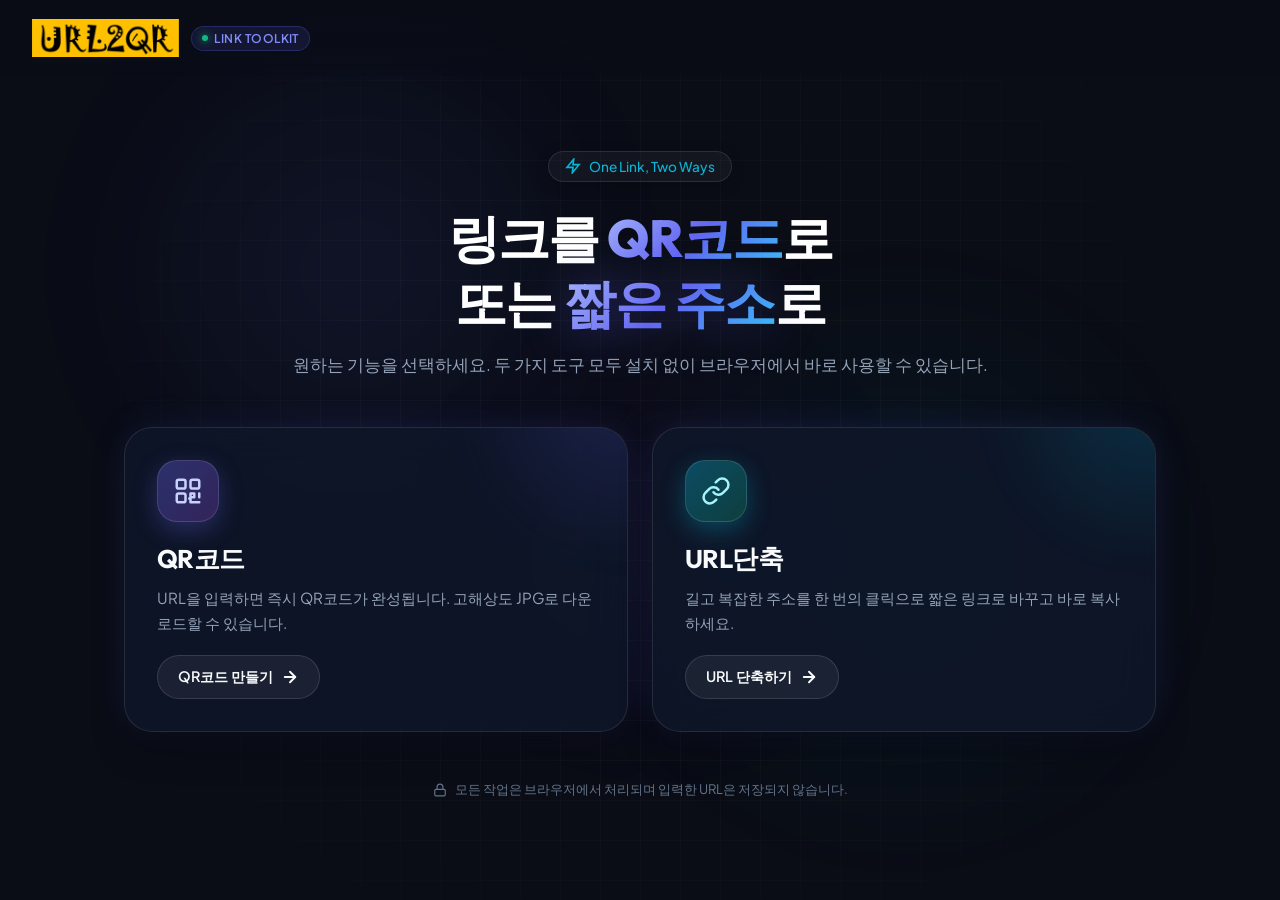
<file: index.html>
<!DOCTYPE html>
<html lang="ko">
<head>
    <meta charset="UTF-8">
    <meta name="viewport" content="width=device-width, initial-scale=1.0">
    <title>QR &amp; Shorten Studio - QR코드 생성 · URL 단축</title>
    <meta name="description" content="URL을 QR코드로 만들거나, 긴 주소를 짧은 링크로 단축하세요.">
    <link rel="preconnect" href="https://fonts.googleapis.com">
    <link rel="preconnect" href="https://fonts.gstatic.com" crossorigin>
    <link href="https://fonts.googleapis.com/css2?family=Outfit:wght@300;400;500;600;700;800&family=Plus+Jakarta+Sans:wght@400;500;600;700&display=swap" rel="stylesheet">
    <link rel="stylesheet" href="css/landing.css">
</head>
<body>
    <div class="ambient-glow orb-1" aria-hidden="true"></div>
    <div class="ambient-glow orb-2" aria-hidden="true"></div>
    <div class="ambient-glow orb-3" aria-hidden="true"></div>
    <div class="bg-grid-pattern" aria-hidden="true"></div>

    <header class="app-header">
        <div class="logo-wrapper">
            <img src="img/logo.png" alt="QR &amp; Shorten Studio Logo" class="brand-logo" onerror="this.style.display='none';">
            <div class="brand-badge">
                <span class="badge-dot"></span>
                <span>Link Toolkit</span>
            </div>
        </div>
    </header>

    <main class="landing-container">
        <section class="hero-intro">
            <div class="hero-pill">
                <svg width="16" height="16" viewBox="0 0 24 24" fill="none" stroke="currentColor" stroke-width="2.5">
                    <polygon points="13 2 3 14 12 14 11 22 21 10 12 10 13 2"></polygon>
                </svg>
                <span>One Link, Two Ways</span>
            </div>
            <h1 class="hero-title">
                링크를 <span class="gradient-text">QR코드</span>로<br>
                또는 <span class="gradient-text glow">짧은 주소</span>로
            </h1>
            <p class="hero-desc">
                원하는 기능을 선택하세요. 두 가지 도구 모두 설치 없이 브라우저에서 바로 사용할 수 있습니다.
            </p>
        </section>

        <section class="feature-grid" aria-label="기능 선택">
            <a class="feature-card" href="url2qr/index.html" id="cardQr">
                <div class="feature-glow" aria-hidden="true"></div>
                <div class="feature-icon icon-qr">
                    <svg width="30" height="30" viewBox="0 0 24 24" fill="none" stroke="currentColor" stroke-width="2" stroke-linecap="round" stroke-linejoin="round">
                        <rect x="3" y="3" width="7" height="7" rx="1.5"></rect>
                        <rect x="14" y="3" width="7" height="7" rx="1.5"></rect>
                        <rect x="3" y="14" width="7" height="7" rx="1.5"></rect>
                        <path d="M14 14h3v3h-3z"></path>
                        <path d="M21 14v3M21 21h-3M17 21h-3v-3M14 18h-1"></path>
                    </svg>
                </div>
                <div class="feature-body">
                    <h2 class="feature-title">QR코드</h2>
                    <p class="feature-desc">
                        URL을 입력하면 즉시 QR코드가 완성됩니다. 고해상도 JPG로 다운로드할 수 있습니다.
                    </p>
                </div>
                <span class="feature-cta">
                    <span>QR코드 만들기</span>
                    <svg width="18" height="18" viewBox="0 0 24 24" fill="none" stroke="currentColor" stroke-width="2.5" stroke-linecap="round" stroke-linejoin="round">
                        <line x1="5" y1="12" x2="19" y2="12"></line>
                        <polyline points="12 5 19 12 12 19"></polyline>
                    </svg>
                </span>
            </a>

            <a class="feature-card" href="urlShort/index.html" id="cardShort">
                <div class="feature-glow" aria-hidden="true"></div>
                <div class="feature-icon icon-short">
                    <svg width="30" height="30" viewBox="0 0 24 24" fill="none" stroke="currentColor" stroke-width="2" stroke-linecap="round" stroke-linejoin="round">
                        <path d="M10 13a5 5 0 0 0 7.54.54l3-3a5 5 0 0 0-7.07-7.07l-1.72 1.71"></path>
                        <path d="M14 11a5 5 0 0 0-7.54-.54l-3 3a5 5 0 0 0 7.07 7.07l1.71-1.71"></path>
                    </svg>
                </div>
                <div class="feature-body">
                    <h2 class="feature-title">URL단축</h2>
                    <p class="feature-desc">
                        길고 복잡한 주소를 한 번의 클릭으로 짧은 링크로 바꾸고 바로 복사하세요.
                    </p>
                </div>
                <span class="feature-cta">
                    <span>URL 단축하기</span>
                    <svg width="18" height="18" viewBox="0 0 24 24" fill="none" stroke="currentColor" stroke-width="2.5" stroke-linecap="round" stroke-linejoin="round">
                        <line x1="5" y1="12" x2="19" y2="12"></line>
                        <polyline points="12 5 19 12 12 19"></polyline>
                    </svg>
                </span>
            </a>
        </section>

        <p class="landing-footnote">
            <svg width="14" height="14" viewBox="0 0 24 24" fill="none" stroke="currentColor" stroke-width="2" stroke-linecap="round" stroke-linejoin="round">
                <rect x="3" y="11" width="18" height="11" rx="2" ry="2"></rect>
                <path d="M7 11V7a5 5 0 0 1 10 0v4"></path>
            </svg>
            <span>모든 작업은 브라우저에서 처리되며 입력한 URL은 저장되지 않습니다.</span>
        </p>
    </main>
</body>
</html>
</file>
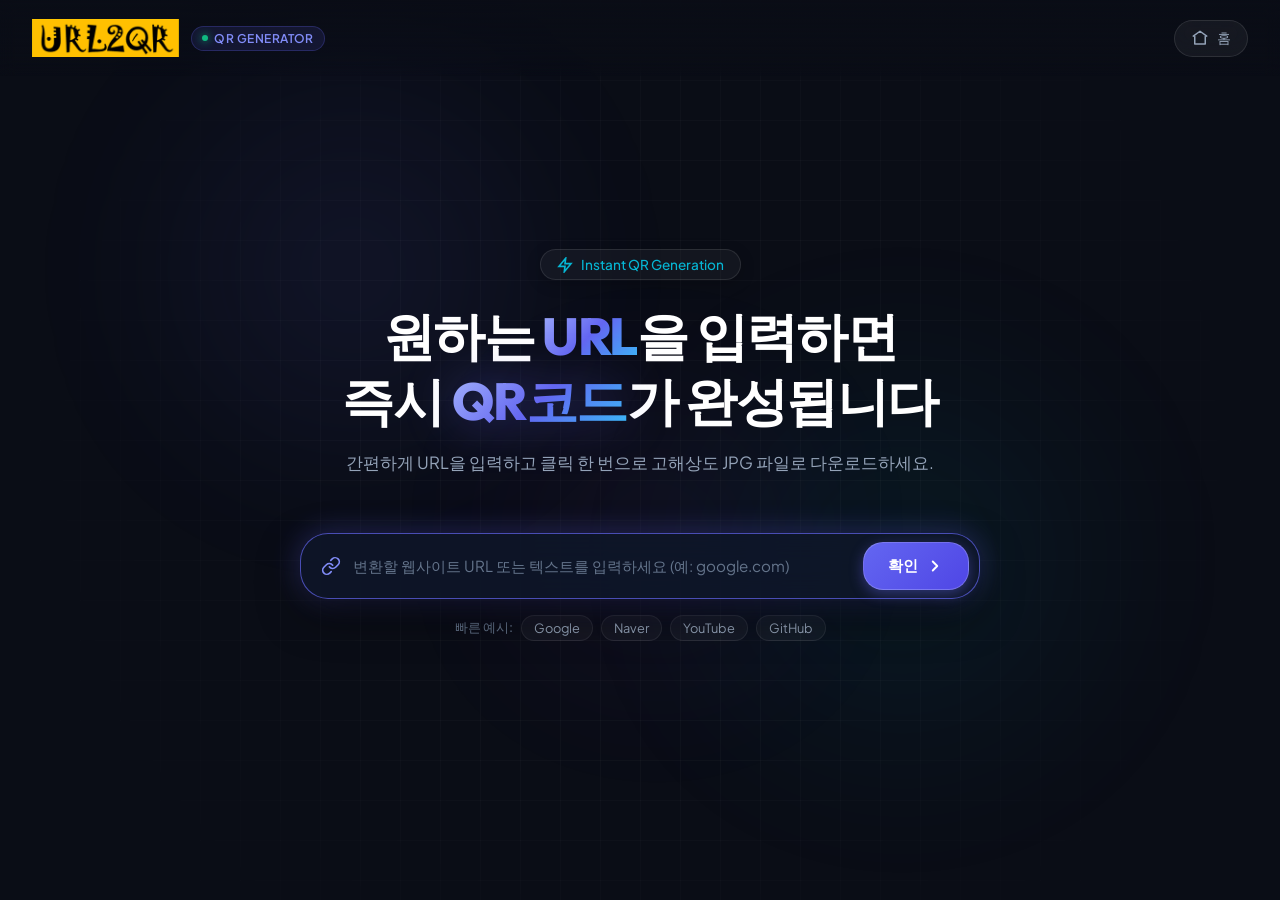
<file: url2qr/index.html>
<!DOCTYPE html>
<html lang="ko">
<head>
    <meta charset="UTF-8">
    <meta name="viewport" content="width=device-width, initial-scale=1.0">
    <title>QR Code Studio - 간편한 QR코드 생성기</title>
    <meta name="description" content="URL을 입력하여 고화질 QR코드를 즉시 생성하고 JPG로 다운로드하세요.">
    <!-- Google Fonts -->
    <link rel="preconnect" href="https://fonts.googleapis.com">
    <link rel="preconnect" href="https://fonts.gstatic.com" crossorigin>
    <link href="https://fonts.googleapis.com/css2?family=Outfit:wght@300;400;500;600;700;800&family=Plus+Jakarta+Sans:wght@400;500;600;700&display=swap" rel="stylesheet">
    <link rel="stylesheet" href="css/style.css">
</head>
<body class="state-initial">
    <!-- Ambient Background Lighting -->
    <div class="ambient-glow orb-1" aria-hidden="true"></div>
    <div class="ambient-glow orb-2" aria-hidden="true"></div>
    <div class="ambient-glow orb-3" aria-hidden="true"></div>
    <div class="bg-grid-pattern" aria-hidden="true"></div>

    <!-- Top-Left Header with Logo -->
    <header class="app-header">
        <div class="logo-wrapper" id="logoWrapper" title="QR Code Studio">
            <img src="img/logo.png" alt="QR Code Studio Logo" class="brand-logo" id="brandLogo" onerror="this.onerror=null; this.src='logo.png';">
            <div class="brand-badge">
                <span class="badge-dot"></span>
                <span>QR Generator</span>
            </div>
        </div>
        <div class="header-actions">
            <a class="btn-icon" href="../index.html" title="홈으로 이동">
                <svg width="18" height="18" viewBox="0 0 24 24" fill="none" stroke="currentColor" stroke-width="2" stroke-linecap="round" stroke-linejoin="round">
                    <path d="M3 9.5 12 3l9 6.5"></path>
                    <path d="M5 10v10h14V10"></path>
                </svg>
                <span>홈</span>
            </a>
            <button type="button" class="btn-icon" id="btnReset" title="새로 만들기" style="display: none;">
                <svg width="18" height="18" viewBox="0 0 24 24" fill="none" stroke="currentColor" stroke-width="2" stroke-linecap="round" stroke-linejoin="round">
                    <path d="M3 12a9 9 0 0 1 9-9 9.75 9.75 0 0 1 6.74 2.74L21 8"></path>
                    <path d="M21 3v5h-5"></path>
                    <path d="M21 12a9 9 0 0 1-9 9 9.75 9.75 0 0 1-6.74-2.74L3 16"></path>
                    <path d="M3 21v-5h5"></path>
                </svg>
                <span>초기화</span>
            </button>
        </div>
    </header>

    <!-- Main Container -->
    <main class="app-container" id="mainContainer">
        
        <!-- Hero Intro (Visible in Initial State) -->
        <section class="hero-intro" id="heroIntro">
            <div class="hero-pill">
                <svg width="16" height="16" viewBox="0 0 24 24" fill="none" stroke="currentColor" stroke-width="2.5">
                    <polygon points="13 2 3 14 12 14 11 22 21 10 12 10 13 2"></polygon>
                </svg>
                <span>Instant QR Generation</span>
            </div>
            <h1 class="hero-title">
                원하는 <span class="gradient-text">URL</span>을 입력하면<br>
                즉시 <span class="gradient-text glow">QR코드</span>가 완성됩니다
            </h1>
            <p class="hero-desc">
                간편하게 URL을 입력하고 클릭 한 번으로 고해상도 JPG 파일로 다운로드하세요.
            </p>
        </section>

        <!-- Center QR Code Display Section (Active when generated) -->
        <section class="qr-display-section" id="qrDisplaySection" aria-live="polite">
            <div class="qr-card-wrapper">
                <!-- QR Code Clickable Card -->
                <div class="qr-card" id="qrCard" role="button" tabindex="0" title="클릭하면 JPG 파일로 다운로드됩니다">
                    <!-- Hover Tooltip / Action Badge -->
                    <div class="qr-card-badge">
                        <svg width="14" height="14" viewBox="0 0 24 24" fill="none" stroke="currentColor" stroke-width="2.5">
                            <path d="M21 15v4a2 2 0 0 1-2 2H5a2 2 0 0 1-2-2v-4"></path>
                            <polyline points="7 10 12 15 17 10"></polyline>
                            <line x1="12" y1="15" x2="12" y2="3"></line>
                        </svg>
                        <span>클릭하여 JPG 다운로드</span>
                    </div>

                    <!-- Canvas Render Target -->
                    <div class="qr-canvas-container" id="qrCanvasContainer">
                        <!-- QR Code Canvas rendered here -->
                    </div>

                    <!-- Scan Me Tag -->
                    <div class="qr-card-footer">
                        <span class="qr-url-text" id="qrCardUrlText">https://example.com</span>
                    </div>

                    <!-- Click Ripple Effect Overlay -->
                    <div class="ripple-overlay" id="rippleOverlay"></div>
                </div>

                <!-- Action Toolbar below QR Card -->
                <div class="qr-card-actions">
                    <button type="button" class="btn-action-primary" id="btnDownloadJpg" title="고화질 JPG 파일 다운로드">
                        <svg width="18" height="18" viewBox="0 0 24 24" fill="none" stroke="currentColor" stroke-width="2.2" stroke-linecap="round" stroke-linejoin="round">
                            <path d="M21 15v4a2 2 0 0 1-2 2H5a2 2 0 0 1-2-2v-4"></path>
                            <polyline points="7 10 12 15 17 10"></polyline>
                            <line x1="12" y1="15" x2="12" y2="3"></line>
                        </svg>
                        <span>JPG 다운로드</span>
                    </button>
                    <button type="button" class="btn-action-secondary" id="btnCopyUrl" title="입력된 URL 복사">
                        <svg width="18" height="18" viewBox="0 0 24 24" fill="none" stroke="currentColor" stroke-width="2.2" stroke-linecap="round" stroke-linejoin="round">
                            <rect x="9" y="9" width="13" height="13" rx="2" ry="2"></rect>
                            <path d="M5 15H4a2 2 0 0 1-2-2V4a2 2 0 0 1 2-2h9a2 2 0 0 1 2 2v1"></path>
                        </svg>
                        <span>URL 복사</span>
                    </button>
                </div>
            </div>
        </section>

        <!-- Floating / Sliding URL Input Component -->
        <section class="url-input-section" id="urlInputSection">
            <form class="url-form" id="urlForm" autocomplete="off" onsubmit="return false;">
                <div class="input-glow-bar"></div>
                <div class="input-inner-wrapper">
                    <div class="input-icon-left" aria-hidden="true">
                        <svg width="20" height="20" viewBox="0 0 24 24" fill="none" stroke="currentColor" stroke-width="2" stroke-linecap="round" stroke-linejoin="round">
                            <path d="M10 13a5 5 0 0 0 7.54.54l3-3a5 5 0 0 0-7.07-7.07l-1.72 1.71"></path>
                            <path d="M14 11a5 5 0 0 0-7.54-.54l-3 3a5 5 0 0 0 7.07 7.07l1.71-1.71"></path>
                        </svg>
                    </div>

                    <input 
                        type="text" 
                        id="urlInput" 
                        class="url-input-field" 
                        placeholder="변환할 웹사이트 URL 또는 텍스트를 입력하세요 (예: google.com)" 
                        aria-label="URL 입력창" 
                        spellcheck="false" 
                        autofocus
                    >

                    <button type="button" class="btn-clear-input" id="btnClearInput" title="내용 지우기" aria-label="입력 내용 지우기">
                        <svg width="16" height="16" viewBox="0 0 24 24" fill="none" stroke="currentColor" stroke-width="2.5" stroke-linecap="round" stroke-linejoin="round">
                            <line x1="18" y1="6" x2="6" y2="18"></line>
                            <line x1="6" y1="6" x2="18" y2="18"></line>
                        </svg>
                    </button>

                    <button type="submit" class="btn-submit" id="btnSubmit">
                        <span>확인</span>
                        <svg width="18" height="18" viewBox="0 0 24 24" fill="none" stroke="currentColor" stroke-width="2.5" stroke-linecap="round" stroke-linejoin="round">
                            <polyline points="9 18 15 12 9 6"></polyline>
                        </svg>
                    </button>
                </div>

                <!-- Quick Preset URL Chips (shown in initial state) -->
                <div class="preset-chips" id="presetChips">
                    <span class="preset-label">빠른 예시:</span>
                    <button type="button" class="chip-item" data-url="https://www.google.com">Google</button>
                    <button type="button" class="chip-item" data-url="https://www.naver.com">Naver</button>
                    <button type="button" class="chip-item" data-url="https://www.youtube.com">YouTube</button>
                    <button type="button" class="chip-item" data-url="https://github.com">GitHub</button>
                </div>
            </form>
        </section>

    </main>

    <!-- Toast Notification -->
    <div class="toast-container" id="toastContainer" aria-live="assertive"></div>

    <!-- Scripts -->
    <script src="js/qrcode.min.js"></script>
    <script src="js/app.js"></script>
</body>
</html>
</file>
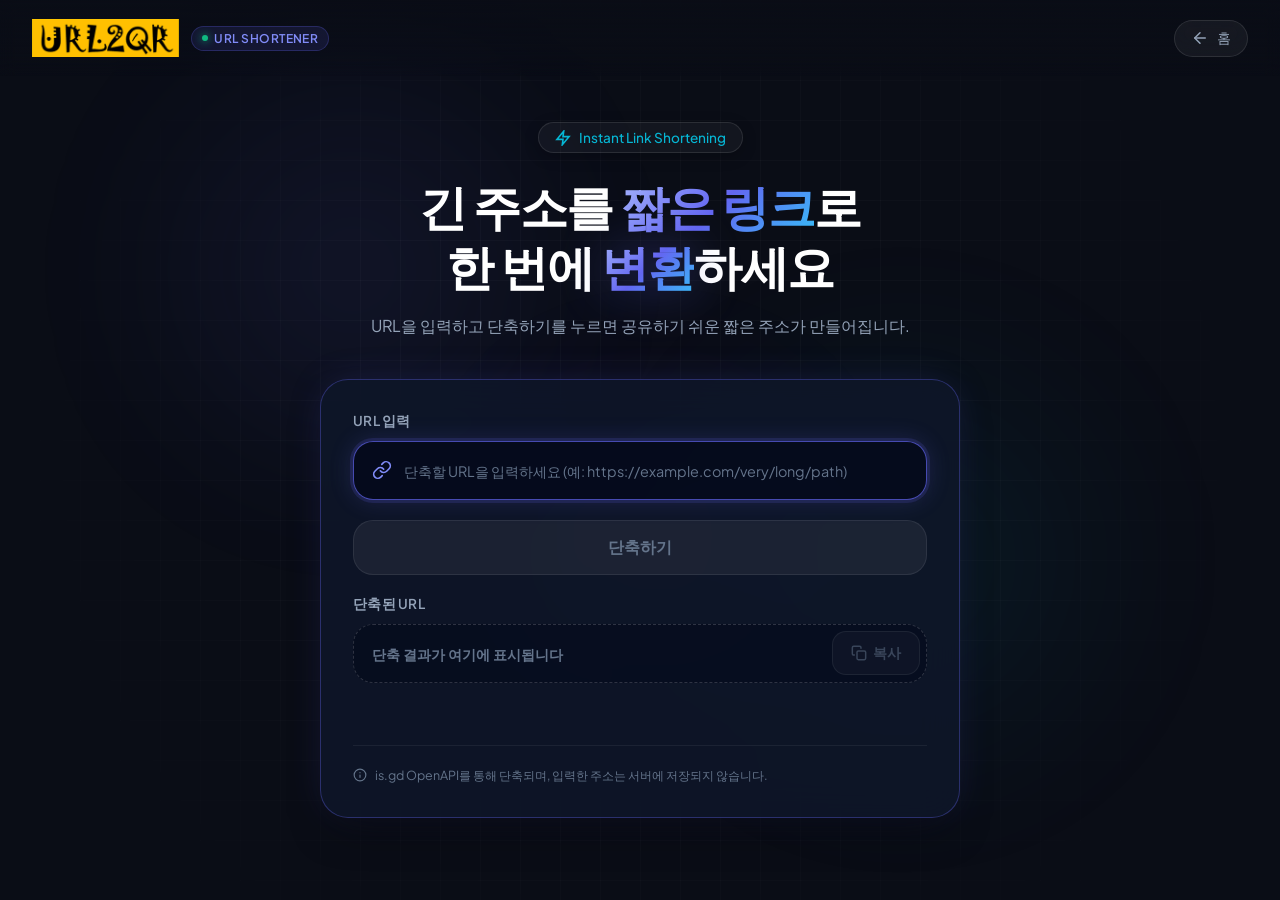
<file: urlShort/index.html>
<!DOCTYPE html>
<html lang="ko">
<head>
    <meta charset="UTF-8">
    <meta name="viewport" content="width=device-width, initial-scale=1.0">
    <title>URL 단축 - QR &amp; Shorten Studio</title>
    <meta name="description" content="긴 URL을 짧은 링크로 변환하고 클립보드에 복사하세요.">
    <link rel="preconnect" href="https://fonts.googleapis.com">
    <link rel="preconnect" href="https://fonts.gstatic.com" crossorigin>
    <link href="https://fonts.googleapis.com/css2?family=Outfit:wght@300;400;500;600;700;800&family=Plus+Jakarta+Sans:wght@400;500;600;700&display=swap" rel="stylesheet">
    <link rel="stylesheet" href="css/style.css">
</head>
<body>
    <div class="ambient-glow orb-1" aria-hidden="true"></div>
    <div class="ambient-glow orb-2" aria-hidden="true"></div>
    <div class="ambient-glow orb-3" aria-hidden="true"></div>
    <div class="bg-grid-pattern" aria-hidden="true"></div>

    <header class="app-header">
        <a class="logo-wrapper" href="../index.html" title="홈으로 이동">
            <img src="../img/logo.png" alt="QR &amp; Shorten Studio Logo" class="brand-logo" onerror="this.style.display='none';">
            <div class="brand-badge">
                <span class="badge-dot"></span>
                <span>URL Shortener</span>
            </div>
        </a>
        <div class="header-actions">
            <a class="btn-icon" href="../index.html">
                <svg width="18" height="18" viewBox="0 0 24 24" fill="none" stroke="currentColor" stroke-width="2" stroke-linecap="round" stroke-linejoin="round">
                    <line x1="19" y1="12" x2="5" y2="12"></line>
                    <polyline points="12 19 5 12 12 5"></polyline>
                </svg>
                <span>홈</span>
            </a>
        </div>
    </header>

    <main class="app-container">
        <section class="hero-intro">
            <div class="hero-pill">
                <svg width="16" height="16" viewBox="0 0 24 24" fill="none" stroke="currentColor" stroke-width="2.5">
                    <polygon points="13 2 3 14 12 14 11 22 21 10 12 10 13 2"></polygon>
                </svg>
                <span>Instant Link Shortening</span>
            </div>
            <h1 class="hero-title">
                긴 주소를 <span class="gradient-text">짧은 링크</span>로<br>
                한 번에 <span class="gradient-text glow">변환</span>하세요
            </h1>
            <p class="hero-desc">
                URL을 입력하고 단축하기를 누르면 공유하기 쉬운 짧은 주소가 만들어집니다.
            </p>
        </section>

        <section class="shortener-card" aria-live="polite">
            <form class="shortener-form" id="shortenForm" autocomplete="off" novalidate>
                <div class="field-group">
                    <label class="field-label" for="longUrl">URL 입력</label>
                    <div class="input-inner-wrapper" id="inputWrapper">
                        <div class="input-icon-left" aria-hidden="true">
                            <svg width="20" height="20" viewBox="0 0 24 24" fill="none" stroke="currentColor" stroke-width="2" stroke-linecap="round" stroke-linejoin="round">
                                <path d="M10 13a5 5 0 0 0 7.54.54l3-3a5 5 0 0 0-7.07-7.07l-1.72 1.71"></path>
                                <path d="M14 11a5 5 0 0 0-7.54-.54l-3 3a5 5 0 0 0 7.07 7.07l1.71-1.71"></path>
                            </svg>
                        </div>
                        <input
                            type="text"
                            id="longUrl"
                            class="url-input-field"
                            placeholder="단축할 URL을 입력하세요 (예: https://example.com/very/long/path)"
                            aria-label="URL 입력"
                            spellcheck="false"
                            autofocus
                        >
                        <button type="button" class="btn-clear-input" id="btnClear" title="내용 지우기" aria-label="입력 내용 지우기">
                            <svg width="16" height="16" viewBox="0 0 24 24" fill="none" stroke="currentColor" stroke-width="2.5" stroke-linecap="round" stroke-linejoin="round">
                                <line x1="18" y1="6" x2="6" y2="18"></line>
                                <line x1="6" y1="6" x2="18" y2="18"></line>
                            </svg>
                        </button>
                    </div>
                </div>

                <button type="submit" class="btn-shorten" id="btnShorten" disabled>
                    <span class="btn-shorten-label">단축하기</span>
                    <span class="btn-spinner" aria-hidden="true"></span>
                </button>

                <div class="field-group">
                    <label class="field-label" for="shortUrl">단축된 URL</label>
                    <div class="output-wrapper">
                        <input
                            type="text"
                            id="shortUrl"
                            class="url-output-field"
                            placeholder="단축 결과가 여기에 표시됩니다"
                            aria-label="단축된 URL (읽기 전용)"
                            readonly
                        >
                        <button type="button" class="btn-copy" id="btnCopy" disabled>
                            <svg width="16" height="16" viewBox="0 0 24 24" fill="none" stroke="currentColor" stroke-width="2.2" stroke-linecap="round" stroke-linejoin="round">
                                <rect x="9" y="9" width="13" height="13" rx="2" ry="2"></rect>
                                <path d="M5 15H4a2 2 0 0 1-2-2V4a2 2 0 0 1 2-2h9a2 2 0 0 1 2 2v1"></path>
                            </svg>
                            <span>복사</span>
                        </button>
                    </div>
                </div>

                <p class="form-message" id="formMessage" role="status"></p>
            </form>

            <p class="card-footnote">
                <svg width="14" height="14" viewBox="0 0 24 24" fill="none" stroke="currentColor" stroke-width="2" stroke-linecap="round" stroke-linejoin="round">
                    <circle cx="12" cy="12" r="10"></circle>
                    <line x1="12" y1="16" x2="12" y2="12"></line>
                    <line x1="12" y1="8" x2="12.01" y2="8"></line>
                </svg>
                <span>is.gd OpenAPI를 통해 단축되며, 입력한 주소는 서버에 저장되지 않습니다.</span>
            </p>
        </section>
    </main>

    <div class="toast-container" id="toastContainer" aria-live="assertive"></div>

    <script src="js/app.js"></script>
</body>
</html>
</file>
<file: css/landing.css>
/* ==========================================================================
   QR & Shorten Studio - Landing Page
   ========================================================================== */
:root {
    --bg-main: #0a0d16;
    --bg-glass-strong: rgba(15, 23, 42, 0.85);
    --border-glass: rgba(255, 255, 255, 0.1);
    --border-glow: rgba(99, 102, 241, 0.35);

    --primary: #6366f1;
    --primary-light: #818cf8;
    --accent-cyan: #06b6d4;
    --accent-violet: #a855f7;
    --accent-emerald: #10b981;

    --text-primary: #f8fafc;
    --text-secondary: #94a3b8;
    --text-muted: #64748b;

    --font-heading: 'Outfit', -apple-system, BlinkMacSystemFont, "Segoe UI", Roboto, sans-serif;
    --font-body: 'Plus Jakarta Sans', -apple-system, BlinkMacSystemFont, "Segoe UI", Roboto, sans-serif;

    --radius-md: 14px;
    --radius-lg: 20px;
    --radius-xl: 28px;
    --radius-full: 9999px;

    --shadow-card: 0 20px 40px -15px rgba(0, 0, 0, 0.6), 0 0 40px -10px rgba(99, 102, 241, 0.25);
    --transition-smooth: all 0.5s cubic-bezier(0.16, 1, 0.3, 1);
    --transition-fast: all 0.2s ease-out;
}

*, *::before, *::after {
    box-sizing: border-box;
    margin: 0;
    padding: 0;
}

html, body {
    width: 100%;
    min-height: 100vh;
    font-family: var(--font-body);
    background-color: var(--bg-main);
    color: var(--text-primary);
    overflow-x: hidden;
    position: relative;
    -webkit-font-smoothing: antialiased;
    -moz-osx-font-smoothing: grayscale;
}

body {
    display: flex;
    flex-direction: column;
}

/* Ambient background */
.bg-grid-pattern {
    position: fixed;
    inset: 0;
    background-image:
        linear-gradient(to right, rgba(255, 255, 255, 0.025) 1px, transparent 1px),
        linear-gradient(to bottom, rgba(255, 255, 255, 0.025) 1px, transparent 1px);
    background-size: 40px 40px;
    mask-image: radial-gradient(circle at center, black 40%, transparent 85%);
    -webkit-mask-image: radial-gradient(circle at center, black 40%, transparent 85%);
    pointer-events: none;
    z-index: 0;
}

.ambient-glow {
    position: fixed;
    border-radius: 50%;
    filter: blur(100px);
    opacity: 0.45;
    pointer-events: none;
    z-index: 0;
    animation: floatOrb 18s ease-in-out infinite alternate;
}

.orb-1 {
    width: 450px;
    height: 450px;
    background: radial-gradient(circle, rgba(99, 102, 241, 0.35), transparent 70%);
    top: 5%;
    left: 10%;
}

.orb-2 {
    width: 500px;
    height: 500px;
    background: radial-gradient(circle, rgba(6, 182, 212, 0.25), transparent 70%);
    bottom: 10%;
    right: 10%;
    animation-delay: -6s;
}

.orb-3 {
    width: 350px;
    height: 350px;
    background: radial-gradient(circle, rgba(168, 85, 247, 0.25), transparent 70%);
    top: 40%;
    right: 35%;
    animation-delay: -12s;
}

@keyframes floatOrb {
    0% { transform: translate(0, 0) scale(1); }
    50% { transform: translate(40px, -30px) scale(1.1); }
    100% { transform: translate(-30px, 40px) scale(0.95); }
}

/* Header */
.app-header {
    position: fixed;
    top: 0;
    left: 0;
    right: 0;
    height: 76px;
    display: flex;
    align-items: center;
    padding: 0 2rem;
    z-index: 40;
    background: linear-gradient(180deg, rgba(10, 13, 22, 0.8) 0%, rgba(10, 13, 22, 0) 100%);
    backdrop-filter: blur(8px);
    -webkit-backdrop-filter: blur(8px);
}

.logo-wrapper {
    display: flex;
    align-items: center;
    gap: 12px;
}

.brand-logo {
    height: 38px;
    width: auto;
    max-width: 180px;
    object-fit: contain;
}

.brand-badge {
    display: inline-flex;
    align-items: center;
    gap: 6px;
    padding: 4px 10px;
    background: rgba(99, 102, 241, 0.12);
    border: 1px solid rgba(99, 102, 241, 0.25);
    border-radius: var(--radius-full);
    font-size: 0.75rem;
    font-weight: 600;
    letter-spacing: 0.04em;
    color: var(--primary-light);
    text-transform: uppercase;
}

.badge-dot {
    width: 6px;
    height: 6px;
    border-radius: 50%;
    background-color: var(--accent-emerald);
    box-shadow: 0 0 8px var(--accent-emerald);
    animation: pulseDot 2s infinite ease-in-out;
}

@keyframes pulseDot {
    0%, 100% { opacity: 1; transform: scale(1); }
    50% { opacity: 0.4; transform: scale(0.8); }
}

/* Layout */
.landing-container {
    position: relative;
    z-index: 10;
    width: 100%;
    max-width: 1080px;
    margin: 0 auto;
    min-height: 100vh;
    padding: 130px 1.5rem 80px;
    display: flex;
    flex-direction: column;
    align-items: center;
    justify-content: center;
    gap: 3rem;
}

/* Hero */
.hero-intro {
    text-align: center;
    max-width: 720px;
    animation: fadeUp 0.7s cubic-bezier(0.16, 1, 0.3, 1) both;
}

.hero-pill {
    display: inline-flex;
    align-items: center;
    gap: 8px;
    padding: 6px 16px;
    background: rgba(255, 255, 255, 0.04);
    border: 1px solid rgba(255, 255, 255, 0.1);
    border-radius: var(--radius-full);
    font-size: 0.85rem;
    font-weight: 500;
    color: var(--accent-cyan);
    margin-bottom: 1.5rem;
    box-shadow: 0 4px 15px rgba(0, 0, 0, 0.2);
}

.hero-title {
    font-family: var(--font-heading);
    font-size: clamp(2rem, 4.5vw, 3.25rem);
    font-weight: 800;
    line-height: 1.25;
    letter-spacing: -0.03em;
    margin-bottom: 1rem;
    color: #ffffff;
}

.gradient-text {
    background: linear-gradient(135deg, #a5b4fc 0%, #6366f1 50%, #38bdf8 100%);
    -webkit-background-clip: text;
    background-clip: text;
    -webkit-text-fill-color: transparent;
}

.gradient-text.glow {
    filter: drop-shadow(0 0 25px rgba(99, 102, 241, 0.45));
}

.hero-desc {
    font-size: 1.05rem;
    line-height: 1.6;
    color: var(--text-secondary);
}

/* Feature Cards */
.feature-grid {
    display: grid;
    grid-template-columns: repeat(2, minmax(0, 1fr));
    gap: 1.5rem;
    width: 100%;
    animation: fadeUp 0.7s cubic-bezier(0.16, 1, 0.3, 1) 0.12s both;
}

.feature-card {
    position: relative;
    display: flex;
    flex-direction: column;
    gap: 1.25rem;
    padding: 2rem;
    background: var(--bg-glass-strong);
    border: 1px solid var(--border-glass);
    border-radius: var(--radius-xl);
    text-decoration: none;
    color: inherit;
    overflow: hidden;
    box-shadow: var(--shadow-card);
    backdrop-filter: blur(20px);
    -webkit-backdrop-filter: blur(20px);
    transition: transform 0.35s cubic-bezier(0.16, 1, 0.3, 1), box-shadow 0.35s ease, border-color 0.35s ease;
}

.feature-card:hover,
.feature-card:focus-visible {
    transform: translateY(-6px);
    border-color: rgba(99, 102, 241, 0.7);
    box-shadow: 0 25px 50px -12px rgba(0, 0, 0, 0.8), 0 0 50px rgba(99, 102, 241, 0.4);
    outline: none;
}

.feature-card:active {
    transform: translateY(-2px) scale(0.995);
}

.feature-glow {
    position: absolute;
    top: -60%;
    right: -30%;
    width: 320px;
    height: 320px;
    border-radius: 50%;
    background: radial-gradient(circle, rgba(99, 102, 241, 0.28), transparent 70%);
    filter: blur(20px);
    opacity: 0.6;
    pointer-events: none;
    transition: opacity 0.35s ease;
}

#cardShort .feature-glow {
    background: radial-gradient(circle, rgba(6, 182, 212, 0.28), transparent 70%);
}

.feature-card:hover .feature-glow {
    opacity: 1;
}

.feature-icon {
    position: relative;
    width: 62px;
    height: 62px;
    display: flex;
    align-items: center;
    justify-content: center;
    border-radius: var(--radius-lg);
    border: 1px solid rgba(255, 255, 255, 0.12);
}

.icon-qr {
    color: #c7d2fe;
    background: linear-gradient(135deg, rgba(99, 102, 241, 0.35), rgba(168, 85, 247, 0.25));
    box-shadow: 0 8px 24px rgba(99, 102, 241, 0.3);
}

.icon-short {
    color: #a5f3fc;
    background: linear-gradient(135deg, rgba(6, 182, 212, 0.35), rgba(16, 185, 129, 0.25));
    box-shadow: 0 8px 24px rgba(6, 182, 212, 0.3);
}

.feature-body {
    position: relative;
}

.feature-title {
    font-family: var(--font-heading);
    font-size: 1.6rem;
    font-weight: 700;
    letter-spacing: -0.02em;
    margin-bottom: 0.5rem;
}

.feature-desc {
    font-size: 0.95rem;
    line-height: 1.65;
    color: var(--text-secondary);
}

.feature-cta {
    position: relative;
    display: inline-flex;
    align-items: center;
    gap: 8px;
    align-self: flex-start;
    margin-top: auto;
    padding: 11px 20px;
    border-radius: var(--radius-full);
    background: rgba(255, 255, 255, 0.06);
    border: 1px solid rgba(255, 255, 255, 0.12);
    font-size: 0.9rem;
    font-weight: 600;
    color: var(--text-primary);
    transition: var(--transition-fast);
}

.feature-card:hover .feature-cta {
    background: linear-gradient(135deg, #6366f1 0%, #4f46e5 100%);
    border-color: rgba(255, 255, 255, 0.2);
    box-shadow: 0 6px 20px rgba(99, 102, 241, 0.5);
}

.feature-card:hover .feature-cta svg {
    transform: translateX(3px);
}

.feature-cta svg {
    transition: var(--transition-fast);
}

/* Footnote */
.landing-footnote {
    display: inline-flex;
    align-items: center;
    gap: 8px;
    font-size: 0.82rem;
    color: var(--text-muted);
    text-align: center;
    animation: fadeUp 0.7s cubic-bezier(0.16, 1, 0.3, 1) 0.2s both;
}

@keyframes fadeUp {
    0% { opacity: 0; transform: translateY(18px); }
    100% { opacity: 1; transform: translateY(0); }
}

@media (max-width: 780px) {
    .feature-grid {
        grid-template-columns: 1fr;
    }

    .landing-container {
        padding: 110px 1.25rem 60px;
        gap: 2.25rem;
    }
}

@media (max-width: 640px) {
    .app-header {
        padding: 0 1rem;
        height: 64px;
    }

    .brand-logo {
        height: 32px;
    }

    .brand-badge {
        display: none;
    }

    .hero-title {
        font-size: 1.75rem;
    }

    .feature-card {
        padding: 1.5rem;
    }

    .feature-title {
        font-size: 1.35rem;
    }
}
</file>
<file: url2qr/css/style.css>
/* ==========================================================================
   Design Tokens & CSS Variables
   ========================================================================== */
:root {
    --bg-main: #0a0d16;
    --bg-secondary: #111728;
    --bg-glass: rgba(17, 24, 39, 0.7);
    --bg-glass-strong: rgba(15, 23, 42, 0.85);
    --border-glass: rgba(255, 255, 255, 0.1);
    --border-glow: rgba(99, 102, 241, 0.35);

    --primary: #6366f1;
    --primary-hover: #4f46e5;
    --primary-light: #818cf8;
    --accent-cyan: #06b6d4;
    --accent-violet: #a855f7;
    --accent-emerald: #10b981;

    --text-primary: #f8fafc;
    --text-secondary: #94a3b8;
    --text-muted: #64748b;

    --font-heading: 'Outfit', -apple-system, BlinkMacSystemFont, "Segoe UI", Roboto, sans-serif;
    --font-body: 'Plus Jakarta Sans', -apple-system, BlinkMacSystemFont, "Segoe UI", Roboto, sans-serif;

    --radius-sm: 8px;
    --radius-md: 14px;
    --radius-lg: 20px;
    --radius-xl: 28px;
    --radius-full: 9999px;

    --shadow-subtle: 0 4px 20px -2px rgba(0, 0, 0, 0.4);
    --shadow-card: 0 20px 40px -15px rgba(0, 0, 0, 0.6), 0 0 40px -10px rgba(99, 102, 241, 0.25);
    --shadow-glow: 0 0 35px rgba(99, 102, 241, 0.4);

    --transition-smooth: all 0.5s cubic-bezier(0.16, 1, 0.3, 1);
    --transition-fast: all 0.2s ease-out;
}

/* ==========================================================================
   Reset & Base Styles
   ========================================================================== */
*, *::before, *::after {
    box-sizing: border-box;
    margin: 0;
    padding: 0;
}

html, body {
    width: 100%;
    min-height: 100vh;
    font-family: var(--font-body);
    background-color: var(--bg-main);
    color: var(--text-primary);
    overflow-x: hidden;
    position: relative;
    -webkit-font-smoothing: antialiased;
    -moz-osx-font-smoothing: grayscale;
}

body {
    display: flex;
    flex-direction: column;
}

/* ==========================================================================
   Ambient Background Lighting & Grids
   ========================================================================== */
.bg-grid-pattern {
    position: fixed;
    inset: 0;
    background-image: 
        linear-gradient(to right, rgba(255, 255, 255, 0.025) 1px, transparent 1px),
        linear-gradient(to bottom, rgba(255, 255, 255, 0.025) 1px, transparent 1px);
    background-size: 40px 40px;
    mask-image: radial-gradient(circle at center, black 40%, transparent 85%);
    -webkit-mask-image: radial-gradient(circle at center, black 40%, transparent 85%);
    pointer-events: none;
    z-index: 0;
}

.ambient-glow {
    position: fixed;
    border-radius: 50%;
    filter: blur(100px);
    opacity: 0.45;
    pointer-events: none;
    z-index: 0;
    animation: floatOrb 18s ease-in-out infinite alternate;
}

.orb-1 {
    width: 450px;
    height: 450px;
    background: radial-gradient(circle, rgba(99, 102, 241, 0.35), transparent 70%);
    top: 5%;
    left: 10%;
}

.orb-2 {
    width: 500px;
    height: 500px;
    background: radial-gradient(circle, rgba(6, 182, 212, 0.25), transparent 70%);
    bottom: 10%;
    right: 10%;
    animation-delay: -6s;
}

.orb-3 {
    width: 350px;
    height: 350px;
    background: radial-gradient(circle, rgba(168, 85, 247, 0.25), transparent 70%);
    top: 40%;
    right: 35%;
    animation-delay: -12s;
}

@keyframes floatOrb {
    0% { transform: translate(0, 0) scale(1); }
    50% { transform: translate(40px, -30px) scale(1.1); }
    100% { transform: translate(-30px, 40px) scale(0.95); }
}

/* ==========================================================================
   Header & Top-Left Logo
   ========================================================================== */
.app-header {
    position: fixed;
    top: 0;
    left: 0;
    right: 0;
    height: 76px;
    display: flex;
    align-items: center;
    justify-content: space-between;
    padding: 0 2rem;
    z-index: 40;
    background: linear-gradient(180deg, rgba(10, 13, 22, 0.8) 0%, rgba(10, 13, 22, 0) 100%);
    backdrop-filter: blur(8px);
    -webkit-backdrop-filter: blur(8px);
}

.logo-wrapper {
    display: flex;
    align-items: center;
    gap: 12px;
    text-decoration: none;
    cursor: pointer;
    transition: var(--transition-fast);
}

.logo-wrapper:hover .brand-logo {
    transform: scale(1.03);
    filter: drop-shadow(0 0 12px rgba(99, 102, 241, 0.4));
}

.brand-logo {
    height: 38px;
    width: auto;
    max-width: 180px;
    object-fit: contain;
    transition: var(--transition-fast);
}

.brand-badge {
    display: inline-flex;
    align-items: center;
    gap: 6px;
    padding: 4px 10px;
    background: rgba(99, 102, 241, 0.12);
    border: 1px solid rgba(99, 102, 241, 0.25);
    border-radius: var(--radius-full);
    font-size: 0.75rem;
    font-weight: 600;
    letter-spacing: 0.04em;
    color: var(--primary-light);
    text-transform: uppercase;
}

.badge-dot {
    width: 6px;
    height: 6px;
    border-radius: 50%;
    background-color: var(--accent-emerald);
    box-shadow: 0 0 8px var(--accent-emerald);
    animation: pulseDot 2s infinite ease-in-out;
}

@keyframes pulseDot {
    0%, 100% { opacity: 1; transform: scale(1); }
    50% { opacity: 0.4; transform: scale(0.8); }
}

.header-actions {
    display: flex;
    align-items: center;
    gap: 12px;
}

.btn-icon {
    display: inline-flex;
    align-items: center;
    gap: 8px;
    padding: 8px 16px;
    background: rgba(255, 255, 255, 0.05);
    border: 1px solid var(--border-glass);
    border-radius: var(--radius-full);
    color: var(--text-secondary);
    font-family: var(--font-body);
    font-size: 0.85rem;
    font-weight: 500;
    cursor: pointer;
    text-decoration: none;
    backdrop-filter: blur(10px);
    transition: var(--transition-fast);
}

.btn-icon:hover {
    background: rgba(255, 255, 255, 0.1);
    color: var(--text-primary);
    border-color: rgba(255, 255, 255, 0.2);
    transform: translateY(-1px);
}

/* ==========================================================================
   Main App Container
   ========================================================================== */
.app-container {
    position: relative;
    z-index: 10;
    width: 100%;
    max-width: 1200px;
    margin: 0 auto;
    min-height: 100vh;
    padding: 90px 1.5rem 100px;
    display: flex;
    flex-direction: column;
    align-items: center;
    justify-content: center;
    transition: var(--transition-smooth);
}

/* ==========================================================================
   Hero Intro Section (Initial State)
   ========================================================================== */
.hero-intro {
    text-align: center;
    max-width: 680px;
    margin-bottom: 2.5rem;
    transition: var(--transition-smooth);
    opacity: 1;
    transform: translateY(0);
}

.hero-pill {
    display: inline-flex;
    align-items: center;
    gap: 8px;
    padding: 6px 16px;
    background: rgba(255, 255, 255, 0.04);
    border: 1px solid rgba(255, 255, 255, 0.1);
    border-radius: var(--radius-full);
    font-size: 0.85rem;
    font-weight: 500;
    color: var(--accent-cyan);
    margin-bottom: 1.5rem;
    box-shadow: 0 4px 15px rgba(0, 0, 0, 0.2);
}

.hero-title {
    font-family: var(--font-heading);
    font-size: clamp(2rem, 4.5vw, 3.25rem);
    font-weight: 800;
    line-height: 1.25;
    letter-spacing: -0.03em;
    margin-bottom: 1rem;
    color: #ffffff;
}

.gradient-text {
    background: linear-gradient(135deg, #a5b4fc 0%, #6366f1 50%, #38bdf8 100%);
    -webkit-background-clip: text;
    -webkit-text-fill-color: transparent;
}

.gradient-text.glow {
    filter: drop-shadow(0 0 25px rgba(99, 102, 241, 0.45));
}

.hero-desc {
    font-size: 1.05rem;
    line-height: 1.6;
    color: var(--text-secondary);
}

/* State Change: When QR is Generated */
body.state-generated .hero-intro {
    opacity: 0;
    transform: translateY(-20px) scale(0.95);
    max-height: 0;
    margin-bottom: 0;
    pointer-events: none;
    overflow: hidden;
}

/* ==========================================================================
   Center QR Code Display Section
   ========================================================================== */
.qr-display-section {
    display: flex;
    flex-direction: column;
    align-items: center;
    justify-content: center;
    width: 100%;
    margin-top: 0;
    transition: var(--transition-smooth);
}

/* Initial state: Hidden */
body.state-initial .qr-display-section {
    opacity: 0;
    transform: scale(0.85) translateY(20px);
    max-height: 0;
    pointer-events: none;
    overflow: hidden;
    margin: 0;
}

/* Generated state: Centered and Revealed */
body.state-generated .qr-display-section {
    opacity: 1;
    transform: scale(1) translateY(0);
    max-height: 700px;
    pointer-events: auto;
    margin: auto 0 4rem 0;
}

.qr-card-wrapper {
    display: flex;
    flex-direction: column;
    align-items: center;
    gap: 1.75rem;
    animation: popIn 0.6s cubic-bezier(0.16, 1, 0.3, 1) forwards;
}

@keyframes popIn {
    0% {
        opacity: 0;
        transform: scale(0.8) translateY(30px);
    }
    100% {
        opacity: 1;
        transform: scale(1) translateY(0);
    }
}

/* Clickable Interactive QR Card */
.qr-card {
    position: relative;
    background: var(--bg-glass-strong);
    border: 1px solid var(--border-glow);
    border-radius: var(--radius-xl);
    padding: 1.75rem 1.75rem 1.5rem;
    box-shadow: var(--shadow-card);
    backdrop-filter: blur(20px);
    -webkit-backdrop-filter: blur(20px);
    cursor: pointer;
    transition: transform 0.35s cubic-bezier(0.16, 1, 0.3, 1), box-shadow 0.35s ease, border-color 0.35s ease;
    user-select: none;
    overflow: hidden;
    display: flex;
    flex-direction: column;
    align-items: center;
}

.qr-card:hover {
    transform: translateY(-6px) scale(1.02);
    border-color: rgba(99, 102, 241, 0.7);
    box-shadow: 0 25px 50px -12px rgba(0, 0, 0, 0.8), 0 0 50px rgba(99, 102, 241, 0.45);
}

.qr-card:active {
    transform: scale(0.98);
}

.qr-card:focus-visible {
    outline: 2px solid var(--primary-light);
    outline-offset: 4px;
}

/* Download Badge on Hover */
.qr-card-badge {
    position: absolute;
    top: 14px;
    right: 14px;
    display: flex;
    align-items: center;
    gap: 6px;
    padding: 5px 12px;
    background: linear-gradient(135deg, rgba(99, 102, 241, 0.85), rgba(6, 182, 212, 0.85));
    border-radius: var(--radius-full);
    font-size: 0.75rem;
    font-weight: 600;
    color: #ffffff;
    box-shadow: 0 4px 12px rgba(0, 0, 0, 0.3);
    opacity: 0.9;
    transition: var(--transition-fast);
    z-index: 5;
}

.qr-card:hover .qr-card-badge {
    opacity: 1;
    transform: translateY(-1px);
    box-shadow: 0 6px 16px rgba(99, 102, 241, 0.5);
}

/* Canvas Container with clean white background */
.qr-canvas-container {
    width: 256px;
    height: 256px;
    background: #ffffff;
    border-radius: var(--radius-lg);
    padding: 16px;
    display: flex;
    align-items: center;
    justify-content: center;
    box-shadow: 0 8px 30px rgba(0, 0, 0, 0.25);
    position: relative;
    z-index: 2;
}

.qr-canvas-container canvas {
    width: 100% !important;
    height: 100% !important;
    border-radius: var(--radius-sm);
    display: block;
}

/* QR Card Footer with URL preview */
.qr-card-footer {
    margin-top: 1.25rem;
    width: 100%;
    max-width: 256px;
    text-align: center;
}

.qr-url-text {
    display: block;
    font-size: 0.82rem;
    color: var(--text-secondary);
    white-space: nowrap;
    overflow: hidden;
    text-overflow: ellipsis;
    padding: 4px 10px;
    background: rgba(255, 255, 255, 0.04);
    border-radius: var(--radius-full);
    border: 1px solid rgba(255, 255, 255, 0.06);
}

/* Click Ripple effect */
.ripple-overlay {
    position: absolute;
    inset: 0;
    pointer-events: none;
    background: radial-gradient(circle, rgba(255, 255, 255, 0.35) 10%, transparent 70%);
    opacity: 0;
    transform: scale(0);
    transition: transform 0.5s ease-out, opacity 0.5s ease-out;
}

.qr-card.ripple-active .ripple-overlay {
    opacity: 1;
    transform: scale(2.5);
    transition: 0s;
}

/* QR Action Toolbar */
.qr-card-actions {
    display: flex;
    gap: 12px;
    width: 100%;
    max-width: 320px;
}

.btn-action-primary,
.btn-action-secondary {
    flex: 1;
    display: inline-flex;
    align-items: center;
    justify-content: center;
    gap: 8px;
    padding: 12px 18px;
    border-radius: var(--radius-md);
    font-family: var(--font-body);
    font-size: 0.9rem;
    font-weight: 600;
    cursor: pointer;
    transition: var(--transition-fast);
}

.btn-action-primary {
    background: linear-gradient(135deg, #6366f1 0%, #4f46e5 100%);
    border: 1px solid rgba(255, 255, 255, 0.2);
    color: #ffffff;
    box-shadow: 0 4px 16px rgba(99, 102, 241, 0.4);
}

.btn-action-primary:hover {
    transform: translateY(-2px);
    box-shadow: 0 8px 25px rgba(99, 102, 241, 0.6);
    background: linear-gradient(135deg, #4f46e5 0%, #4338ca 100%);
}

.btn-action-secondary {
    background: rgba(255, 255, 255, 0.05);
    border: 1px solid var(--border-glass);
    color: var(--text-primary);
    backdrop-filter: blur(10px);
}

.btn-action-secondary:hover {
    background: rgba(255, 255, 255, 0.1);
    border-color: rgba(255, 255, 255, 0.2);
    transform: translateY(-2px);
}

/* ==========================================================================
   Sliding URL Input Section (Center -> Bottom Transition)
   ========================================================================== */
.url-input-section {
    width: 100%;
    max-width: 680px;
    z-index: 30;
    transition: var(--transition-smooth);
}

/* Initial State: Centered below Hero */
body.state-initial .url-input-section {
    position: relative;
    margin-top: 0;
    transform: translateY(0);
}

/* Generated State: Docked smoothly at the Bottom */
body.state-generated .url-input-section {
    position: fixed;
    bottom: 2rem;
    left: 50%;
    transform: translateX(-50%);
    width: calc(100% - 3rem);
    max-width: 650px;
    animation: dockBottom 0.6s cubic-bezier(0.16, 1, 0.3, 1) forwards;
}

@keyframes dockBottom {
    0% {
        transform: translate(-50%, 60px);
        opacity: 0.5;
    }
    100% {
        transform: translate(-50%, 0);
        opacity: 1;
    }
}

.url-form {
    position: relative;
    display: flex;
    flex-direction: column;
    gap: 1rem;
    width: 100%;
}

.input-inner-wrapper {
    position: relative;
    display: flex;
    align-items: center;
    background: var(--bg-glass-strong);
    border: 1px solid var(--border-glass);
    border-radius: var(--radius-xl);
    padding: 8px 10px 8px 20px;
    box-shadow: 0 12px 35px -5px rgba(0, 0, 0, 0.5), 0 0 20px rgba(99, 102, 241, 0.1);
    backdrop-filter: blur(24px);
    -webkit-backdrop-filter: blur(24px);
    transition: var(--transition-fast);
}

.input-inner-wrapper:focus-within {
    border-color: rgba(99, 102, 241, 0.7);
    box-shadow: 0 16px 45px -5px rgba(0, 0, 0, 0.6), 0 0 30px rgba(99, 102, 241, 0.35);
}

.input-icon-left {
    display: flex;
    align-items: center;
    justify-content: center;
    color: var(--text-muted);
    margin-right: 12px;
    transition: var(--transition-fast);
}

.input-inner-wrapper:focus-within .input-icon-left {
    color: var(--primary-light);
}

.url-input-field {
    flex: 1;
    background: transparent;
    border: none;
    outline: none;
    color: var(--text-primary);
    font-family: var(--font-body);
    font-size: 1.05rem;
    padding: 10px 0;
    width: 100%;
}

.url-input-field::placeholder {
    color: var(--text-muted);
    font-size: 0.95rem;
}

/* Clear button inside input */
.btn-clear-input {
    background: transparent;
    border: none;
    color: var(--text-muted);
    padding: 6px;
    border-radius: 50%;
    cursor: pointer;
    display: flex;
    align-items: center;
    justify-content: center;
    opacity: 0;
    pointer-events: none;
    transition: var(--transition-fast);
    margin-right: 6px;
}

.btn-clear-input.visible {
    opacity: 1;
    pointer-events: auto;
}

.btn-clear-input:hover {
    color: var(--text-primary);
    background: rgba(255, 255, 255, 0.1);
}

/* Submit Confirmation Button */
.btn-submit {
    display: inline-flex;
    align-items: center;
    justify-content: center;
    gap: 8px;
    padding: 12px 24px;
    background: linear-gradient(135deg, #6366f1 0%, #4f46e5 100%);
    border: 1px solid rgba(255, 255, 255, 0.2);
    border-radius: var(--radius-lg);
    color: #ffffff;
    font-family: var(--font-body);
    font-size: 0.95rem;
    font-weight: 600;
    cursor: pointer;
    box-shadow: 0 4px 14px rgba(99, 102, 241, 0.4);
    transition: var(--transition-fast);
    white-space: nowrap;
}

.btn-submit:hover {
    background: linear-gradient(135deg, #4f46e5 0%, #4338ca 100%);
    box-shadow: 0 6px 20px rgba(99, 102, 241, 0.6);
    transform: translateY(-1px);
}

.btn-submit:active {
    transform: scale(0.97);
}

/* Preset Chips (Initial State) */
.preset-chips {
    display: flex;
    align-items: center;
    justify-content: center;
    flex-wrap: wrap;
    gap: 8px;
    transition: var(--transition-smooth);
}

body.state-generated .preset-chips {
    display: none;
}

.preset-label {
    font-size: 0.8rem;
    color: var(--text-muted);
    font-weight: 500;
}

.chip-item {
    background: rgba(255, 255, 255, 0.04);
    border: 1px solid rgba(255, 255, 255, 0.08);
    border-radius: var(--radius-full);
    color: var(--text-secondary);
    font-family: var(--font-body);
    font-size: 0.8rem;
    padding: 4px 12px;
    cursor: pointer;
    transition: var(--transition-fast);
}

.chip-item:hover {
    background: rgba(99, 102, 241, 0.15);
    border-color: rgba(99, 102, 241, 0.3);
    color: #ffffff;
    transform: translateY(-1px);
}

/* ==========================================================================
   Toast Notification
   ========================================================================== */
.toast-container {
    position: fixed;
    top: 24px;
    left: 50%;
    transform: translateX(-50%);
    z-index: 100;
    display: flex;
    flex-direction: column;
    gap: 8px;
    pointer-events: none;
}

.toast {
    display: inline-flex;
    align-items: center;
    gap: 10px;
    padding: 12px 20px;
    background: rgba(15, 23, 42, 0.95);
    border: 1px solid rgba(99, 102, 241, 0.4);
    border-radius: var(--radius-full);
    color: #ffffff;
    font-size: 0.9rem;
    font-weight: 500;
    box-shadow: 0 10px 30px rgba(0, 0, 0, 0.5), 0 0 20px rgba(99, 102, 241, 0.3);
    backdrop-filter: blur(12px);
    animation: toastSlideDown 0.35s cubic-bezier(0.16, 1, 0.3, 1) forwards;
}

.toast.toast-leave {
    animation: toastFadeOut 0.3s ease-in forwards;
}

.toast-icon-success {
    color: var(--accent-emerald);
}

.toast-icon-info {
    color: var(--accent-cyan);
}

@keyframes toastSlideDown {
    0% {
        opacity: 0;
        transform: translateY(-20px) scale(0.9);
    }
    100% {
        opacity: 1;
        transform: translateY(0) scale(1);
    }
}

@keyframes toastFadeOut {
    0% {
        opacity: 1;
        transform: translateY(0) scale(1);
    }
    100% {
        opacity: 0;
        transform: translateY(-10px) scale(0.95);
    }
}

/* ==========================================================================
   Animations & Keyframes
   ========================================================================== */
@keyframes shake {
    0%, 100% { transform: translateX(0); }
    20%, 60% { transform: translateX(-8px); }
    40%, 80% { transform: translateX(8px); }
}

@keyframes popRefresh {
    0% { transform: scale(0.95); opacity: 0.7; }
    50% { transform: scale(1.04); opacity: 1; filter: drop-shadow(0 0 30px rgba(99, 102, 241, 0.6)); }
    100% { transform: scale(1); opacity: 1; }
}

.qr-card.pop-refresh {
    animation: popRefresh 0.45s cubic-bezier(0.16, 1, 0.3, 1);
}

@media (max-width: 640px) {
    .app-header {
        padding: 0 1rem;
        height: 64px;
    }

    .brand-logo {
        height: 32px;
    }

    .brand-badge {
        display: none;
    }

    .app-container {
        padding: 80px 1rem 120px;
    }

    .hero-title {
        font-size: 1.75rem;
    }

    .qr-canvas-container {
        width: 220px;
        height: 220px;
    }

    body.state-generated .url-input-section {
        bottom: 1rem;
        width: calc(100% - 1.5rem);
    }

    .btn-submit span {
        display: none;
    }

    .btn-submit {
        padding: 12px 16px;
    }
}
</file>
<file: urlShort/css/style.css>
/* ==========================================================================
   URL Shortener - Styles
   ========================================================================== */
:root {
    --bg-main: #0a0d16;
    --bg-glass-strong: rgba(15, 23, 42, 0.85);
    --border-glass: rgba(255, 255, 255, 0.1);
    --border-glow: rgba(99, 102, 241, 0.35);

    --primary: #6366f1;
    --primary-hover: #4f46e5;
    --primary-light: #818cf8;
    --accent-cyan: #06b6d4;
    --accent-violet: #a855f7;
    --accent-emerald: #10b981;
    --accent-red: #f87171;

    --text-primary: #f8fafc;
    --text-secondary: #94a3b8;
    --text-muted: #64748b;

    --font-heading: 'Outfit', -apple-system, BlinkMacSystemFont, "Segoe UI", Roboto, sans-serif;
    --font-body: 'Plus Jakarta Sans', -apple-system, BlinkMacSystemFont, "Segoe UI", Roboto, sans-serif;

    --radius-sm: 8px;
    --radius-md: 14px;
    --radius-lg: 20px;
    --radius-xl: 28px;
    --radius-full: 9999px;

    --shadow-card: 0 20px 40px -15px rgba(0, 0, 0, 0.6), 0 0 40px -10px rgba(99, 102, 241, 0.25);
    --transition-smooth: all 0.5s cubic-bezier(0.16, 1, 0.3, 1);
    --transition-fast: all 0.2s ease-out;
}

*, *::before, *::after {
    box-sizing: border-box;
    margin: 0;
    padding: 0;
}

html, body {
    width: 100%;
    min-height: 100vh;
    font-family: var(--font-body);
    background-color: var(--bg-main);
    color: var(--text-primary);
    overflow-x: hidden;
    position: relative;
    -webkit-font-smoothing: antialiased;
    -moz-osx-font-smoothing: grayscale;
}

body {
    display: flex;
    flex-direction: column;
}

/* Background */
.bg-grid-pattern {
    position: fixed;
    inset: 0;
    background-image:
        linear-gradient(to right, rgba(255, 255, 255, 0.025) 1px, transparent 1px),
        linear-gradient(to bottom, rgba(255, 255, 255, 0.025) 1px, transparent 1px);
    background-size: 40px 40px;
    mask-image: radial-gradient(circle at center, black 40%, transparent 85%);
    -webkit-mask-image: radial-gradient(circle at center, black 40%, transparent 85%);
    pointer-events: none;
    z-index: 0;
}

.ambient-glow {
    position: fixed;
    border-radius: 50%;
    filter: blur(100px);
    opacity: 0.45;
    pointer-events: none;
    z-index: 0;
    animation: floatOrb 18s ease-in-out infinite alternate;
}

.orb-1 {
    width: 450px;
    height: 450px;
    background: radial-gradient(circle, rgba(99, 102, 241, 0.35), transparent 70%);
    top: 5%;
    left: 10%;
}

.orb-2 {
    width: 500px;
    height: 500px;
    background: radial-gradient(circle, rgba(6, 182, 212, 0.25), transparent 70%);
    bottom: 10%;
    right: 10%;
    animation-delay: -6s;
}

.orb-3 {
    width: 350px;
    height: 350px;
    background: radial-gradient(circle, rgba(168, 85, 247, 0.25), transparent 70%);
    top: 40%;
    right: 35%;
    animation-delay: -12s;
}

@keyframes floatOrb {
    0% { transform: translate(0, 0) scale(1); }
    50% { transform: translate(40px, -30px) scale(1.1); }
    100% { transform: translate(-30px, 40px) scale(0.95); }
}

/* Header */
.app-header {
    position: fixed;
    top: 0;
    left: 0;
    right: 0;
    height: 76px;
    display: flex;
    align-items: center;
    justify-content: space-between;
    padding: 0 2rem;
    z-index: 40;
    background: linear-gradient(180deg, rgba(10, 13, 22, 0.8) 0%, rgba(10, 13, 22, 0) 100%);
    backdrop-filter: blur(8px);
    -webkit-backdrop-filter: blur(8px);
}

.logo-wrapper {
    display: flex;
    align-items: center;
    gap: 12px;
    text-decoration: none;
    cursor: pointer;
    transition: var(--transition-fast);
}

.logo-wrapper:hover .brand-logo {
    transform: scale(1.03);
    filter: drop-shadow(0 0 12px rgba(99, 102, 241, 0.4));
}

.brand-logo {
    height: 38px;
    width: auto;
    max-width: 180px;
    object-fit: contain;
    transition: var(--transition-fast);
}

.brand-badge {
    display: inline-flex;
    align-items: center;
    gap: 6px;
    padding: 4px 10px;
    background: rgba(99, 102, 241, 0.12);
    border: 1px solid rgba(99, 102, 241, 0.25);
    border-radius: var(--radius-full);
    font-size: 0.75rem;
    font-weight: 600;
    letter-spacing: 0.04em;
    color: var(--primary-light);
    text-transform: uppercase;
}

.badge-dot {
    width: 6px;
    height: 6px;
    border-radius: 50%;
    background-color: var(--accent-emerald);
    box-shadow: 0 0 8px var(--accent-emerald);
    animation: pulseDot 2s infinite ease-in-out;
}

@keyframes pulseDot {
    0%, 100% { opacity: 1; transform: scale(1); }
    50% { opacity: 0.4; transform: scale(0.8); }
}

.header-actions {
    display: flex;
    align-items: center;
    gap: 12px;
}

.btn-icon {
    display: inline-flex;
    align-items: center;
    gap: 8px;
    padding: 8px 16px;
    background: rgba(255, 255, 255, 0.05);
    border: 1px solid var(--border-glass);
    border-radius: var(--radius-full);
    color: var(--text-secondary);
    font-family: var(--font-body);
    font-size: 0.85rem;
    font-weight: 500;
    text-decoration: none;
    cursor: pointer;
    backdrop-filter: blur(10px);
    transition: var(--transition-fast);
}

.btn-icon:hover {
    background: rgba(255, 255, 255, 0.1);
    color: var(--text-primary);
    border-color: rgba(255, 255, 255, 0.2);
    transform: translateY(-1px);
}

/* Layout */
.app-container {
    position: relative;
    z-index: 10;
    width: 100%;
    max-width: 1200px;
    margin: 0 auto;
    min-height: 100vh;
    padding: 120px 1.5rem 80px;
    display: flex;
    flex-direction: column;
    align-items: center;
    justify-content: center;
    gap: 2.5rem;
}

.hero-intro {
    text-align: center;
    max-width: 680px;
    animation: fadeUp 0.6s cubic-bezier(0.16, 1, 0.3, 1) both;
}

.hero-pill {
    display: inline-flex;
    align-items: center;
    gap: 8px;
    padding: 6px 16px;
    background: rgba(255, 255, 255, 0.04);
    border: 1px solid rgba(255, 255, 255, 0.1);
    border-radius: var(--radius-full);
    font-size: 0.85rem;
    font-weight: 500;
    color: var(--accent-cyan);
    margin-bottom: 1.5rem;
    box-shadow: 0 4px 15px rgba(0, 0, 0, 0.2);
}

.hero-title {
    font-family: var(--font-heading);
    font-size: clamp(1.9rem, 4vw, 3rem);
    font-weight: 800;
    line-height: 1.25;
    letter-spacing: -0.03em;
    margin-bottom: 1rem;
    color: #ffffff;
}

.gradient-text {
    background: linear-gradient(135deg, #a5b4fc 0%, #6366f1 50%, #38bdf8 100%);
    -webkit-background-clip: text;
    background-clip: text;
    -webkit-text-fill-color: transparent;
}

.gradient-text.glow {
    filter: drop-shadow(0 0 25px rgba(99, 102, 241, 0.45));
}

.hero-desc {
    font-size: 1.02rem;
    line-height: 1.6;
    color: var(--text-secondary);
}

/* Shortener Card */
.shortener-card {
    width: 100%;
    max-width: 640px;
    padding: 2rem;
    background: var(--bg-glass-strong);
    border: 1px solid var(--border-glow);
    border-radius: var(--radius-xl);
    box-shadow: var(--shadow-card);
    backdrop-filter: blur(20px);
    -webkit-backdrop-filter: blur(20px);
    animation: fadeUp 0.6s cubic-bezier(0.16, 1, 0.3, 1) 0.1s both;
}

.shortener-form {
    display: flex;
    flex-direction: column;
    gap: 1.25rem;
}

.field-group {
    display: flex;
    flex-direction: column;
    gap: 0.6rem;
}

.field-label {
    font-size: 0.85rem;
    font-weight: 600;
    color: var(--text-secondary);
    letter-spacing: 0.02em;
}

/* Input */
.input-inner-wrapper {
    position: relative;
    display: flex;
    align-items: center;
    background: rgba(2, 6, 23, 0.6);
    border: 1px solid var(--border-glass);
    border-radius: var(--radius-lg);
    padding: 6px 10px 6px 18px;
    transition: var(--transition-fast);
}

.input-inner-wrapper:focus-within {
    border-color: rgba(99, 102, 241, 0.7);
    box-shadow: 0 0 0 3px rgba(99, 102, 241, 0.15), 0 0 25px rgba(99, 102, 241, 0.2);
}

.input-inner-wrapper.shake {
    animation: shake 0.4s ease-in-out;
}

.input-icon-left {
    display: flex;
    align-items: center;
    justify-content: center;
    color: var(--text-muted);
    margin-right: 12px;
    transition: var(--transition-fast);
}

.input-inner-wrapper:focus-within .input-icon-left {
    color: var(--primary-light);
}

.url-input-field {
    flex: 1;
    min-width: 0;
    background: transparent;
    border: none;
    outline: none;
    color: var(--text-primary);
    font-family: var(--font-body);
    font-size: 1rem;
    padding: 12px 0;
    width: 100%;
}

.url-input-field::placeholder,
.url-output-field::placeholder {
    color: var(--text-muted);
    font-size: 0.9rem;
}

.btn-clear-input {
    background: transparent;
    border: none;
    color: var(--text-muted);
    padding: 6px;
    border-radius: 50%;
    cursor: pointer;
    display: flex;
    align-items: center;
    justify-content: center;
    opacity: 0;
    pointer-events: none;
    transition: var(--transition-fast);
    margin-left: 6px;
}

.btn-clear-input.visible {
    opacity: 1;
    pointer-events: auto;
}

.btn-clear-input:hover {
    color: var(--text-primary);
    background: rgba(255, 255, 255, 0.1);
}

/* Shorten Button */
.btn-shorten {
    position: relative;
    display: inline-flex;
    align-items: center;
    justify-content: center;
    gap: 10px;
    width: 100%;
    padding: 15px 24px;
    background: linear-gradient(135deg, #6366f1 0%, #4f46e5 100%);
    border: 1px solid rgba(255, 255, 255, 0.18);
    border-radius: var(--radius-lg);
    color: #ffffff;
    font-family: var(--font-body);
    font-size: 1rem;
    font-weight: 700;
    letter-spacing: 0.01em;
    cursor: pointer;
    box-shadow: 0 6px 20px rgba(99, 102, 241, 0.35);
    transition: var(--transition-fast);
}

.btn-shorten:hover:not(:disabled) {
    background: linear-gradient(135deg, #4f46e5 0%, #4338ca 100%);
    box-shadow: 0 10px 28px rgba(99, 102, 241, 0.55);
    transform: translateY(-1px);
}

.btn-shorten:active:not(:disabled) {
    transform: scale(0.99);
}

.btn-shorten:disabled {
    background: rgba(255, 255, 255, 0.06);
    border-color: rgba(255, 255, 255, 0.08);
    color: var(--text-muted);
    box-shadow: none;
    cursor: not-allowed;
}

.btn-spinner {
    display: none;
    width: 16px;
    height: 16px;
    border: 2px solid rgba(255, 255, 255, 0.35);
    border-top-color: #ffffff;
    border-radius: 50%;
    animation: spin 0.7s linear infinite;
}

.btn-shorten.is-loading .btn-spinner {
    display: inline-block;
}

.btn-shorten.is-loading {
    cursor: progress;
}

@keyframes spin {
    to { transform: rotate(360deg); }
}

/* Output */
.output-wrapper {
    display: flex;
    align-items: center;
    gap: 10px;
    padding: 6px 6px 6px 18px;
    background: rgba(2, 6, 23, 0.45);
    border: 1px dashed rgba(255, 255, 255, 0.16);
    border-radius: var(--radius-lg);
    transition: var(--transition-fast);
}

.output-wrapper.has-result {
    border-style: solid;
    border-color: rgba(16, 185, 129, 0.45);
    background: rgba(16, 185, 129, 0.06);
}

.url-output-field {
    flex: 1;
    min-width: 0;
    background: transparent;
    border: none;
    outline: none;
    color: var(--primary-light);
    font-family: var(--font-body);
    font-size: 1rem;
    font-weight: 600;
    padding: 12px 0;
    width: 100%;
    text-overflow: ellipsis;
    cursor: text;
}

.url-output-field:read-only {
    cursor: default;
}

.btn-copy {
    display: inline-flex;
    align-items: center;
    justify-content: center;
    gap: 6px;
    padding: 11px 18px;
    background: rgba(255, 255, 255, 0.06);
    border: 1px solid rgba(255, 255, 255, 0.12);
    border-radius: var(--radius-md);
    color: var(--text-primary);
    font-family: var(--font-body);
    font-size: 0.88rem;
    font-weight: 600;
    white-space: nowrap;
    cursor: pointer;
    transition: var(--transition-fast);
}

.btn-copy:hover:not(:disabled) {
    background: rgba(99, 102, 241, 0.25);
    border-color: rgba(99, 102, 241, 0.5);
}

.btn-copy:disabled {
    color: var(--text-muted);
    cursor: not-allowed;
    opacity: 0.55;
}

/* Message */
.form-message {
    min-height: 1.15rem;
    font-size: 0.85rem;
    line-height: 1.4;
    color: var(--accent-red);
    transition: var(--transition-fast);
}

.form-message.is-error {
    color: var(--accent-red);
}

/* Footnote */
.card-footnote {
    display: flex;
    align-items: flex-start;
    gap: 8px;
    margin-top: 1.5rem;
    padding-top: 1.25rem;
    border-top: 1px solid rgba(255, 255, 255, 0.06);
    font-size: 0.78rem;
    line-height: 1.5;
    color: var(--text-muted);
}

.card-footnote svg {
    flex-shrink: 0;
    margin-top: 2px;
}

/* Toast */
.toast-container {
    position: fixed;
    top: 24px;
    left: 50%;
    transform: translateX(-50%);
    z-index: 100;
    display: flex;
    flex-direction: column;
    gap: 8px;
    pointer-events: none;
}

.toast {
    display: inline-flex;
    align-items: center;
    gap: 10px;
    padding: 12px 20px;
    background: rgba(15, 23, 42, 0.95);
    border: 1px solid rgba(99, 102, 241, 0.4);
    border-radius: var(--radius-full);
    color: #ffffff;
    font-size: 0.9rem;
    font-weight: 500;
    box-shadow: 0 10px 30px rgba(0, 0, 0, 0.5), 0 0 20px rgba(99, 102, 241, 0.3);
    backdrop-filter: blur(12px);
    animation: toastSlideDown 0.35s cubic-bezier(0.16, 1, 0.3, 1) forwards;
}

.toast.toast-leave {
    animation: toastFadeOut 0.3s ease-in forwards;
}

.toast-icon-success {
    color: var(--accent-emerald);
}

.toast-icon-info {
    color: var(--accent-cyan);
}

@keyframes toastSlideDown {
    0% { opacity: 0; transform: translateY(-20px) scale(0.9); }
    100% { opacity: 1; transform: translateY(0) scale(1); }
}

@keyframes toastFadeOut {
    0% { opacity: 1; transform: translateY(0) scale(1); }
    100% { opacity: 0; transform: translateY(-10px) scale(0.95); }
}

@keyframes fadeUp {
    0% { opacity: 0; transform: translateY(18px); }
    100% { opacity: 1; transform: translateY(0); }
}

@keyframes shake {
    0%, 100% { transform: translateX(0); }
    20%, 60% { transform: translateX(-8px); }
    40%, 80% { transform: translateX(8px); }
}

@media (max-width: 640px) {
    .app-header {
        padding: 0 1rem;
        height: 64px;
    }

    .brand-logo {
        height: 32px;
    }

    .brand-badge {
        display: none;
    }

    .app-container {
        padding: 96px 1rem 60px;
        gap: 2rem;
    }

    .hero-title {
        font-size: 1.65rem;
    }

    .shortener-card {
        padding: 1.35rem;
    }

    .btn-copy span {
        display: none;
    }

    .btn-copy {
        padding: 11px 14px;
    }
}
</file>
